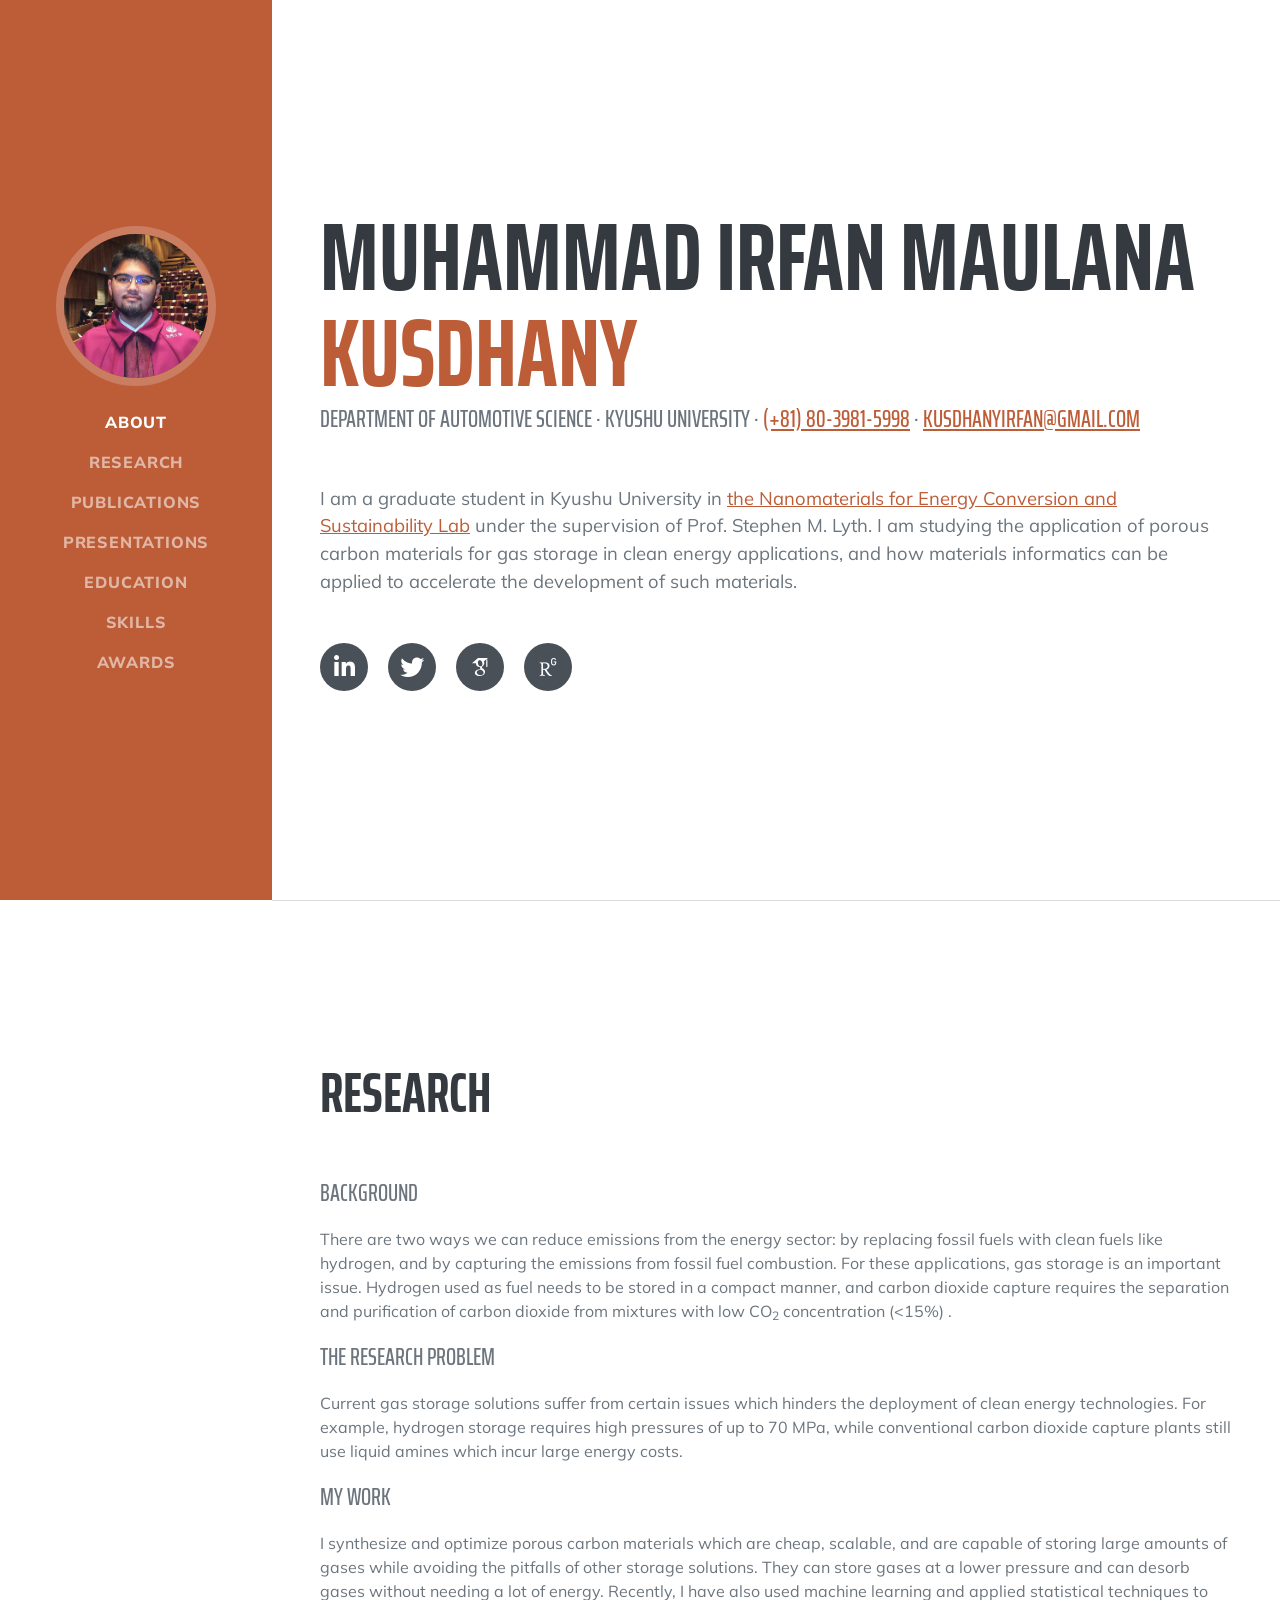
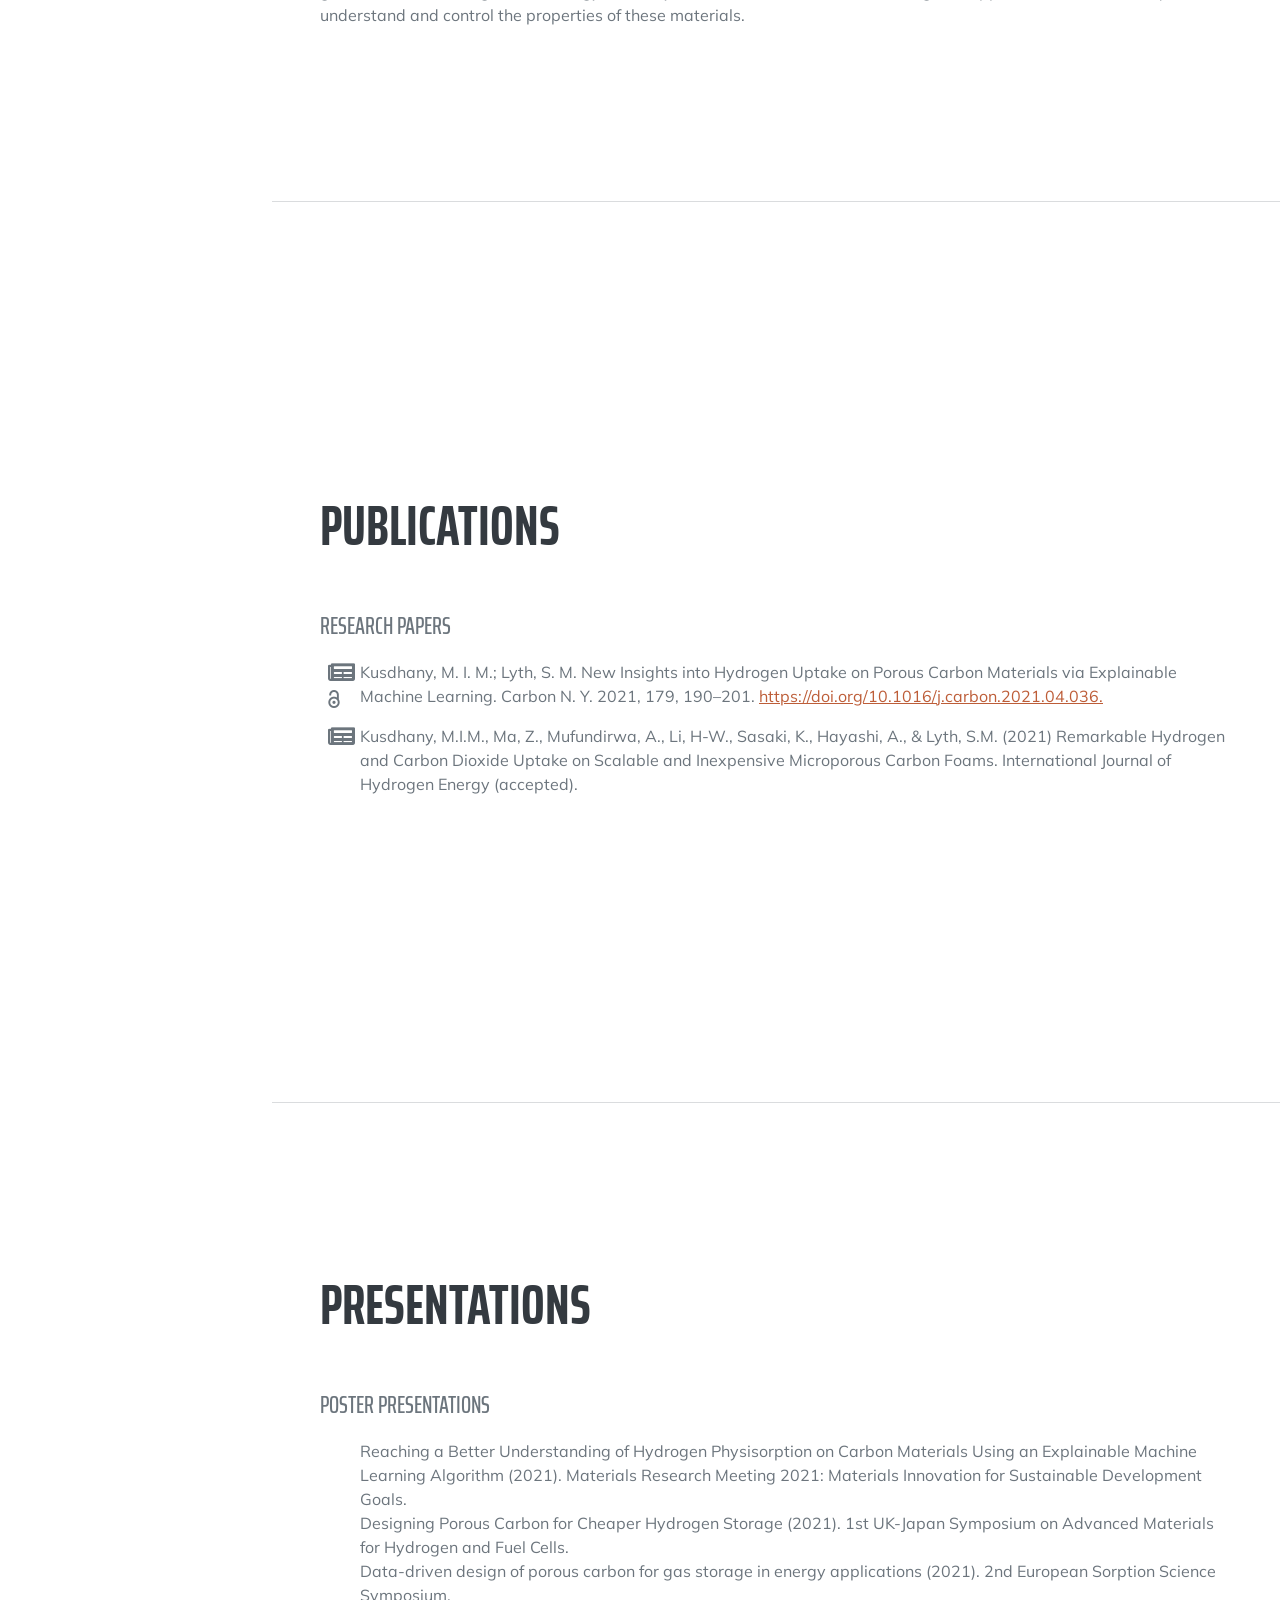
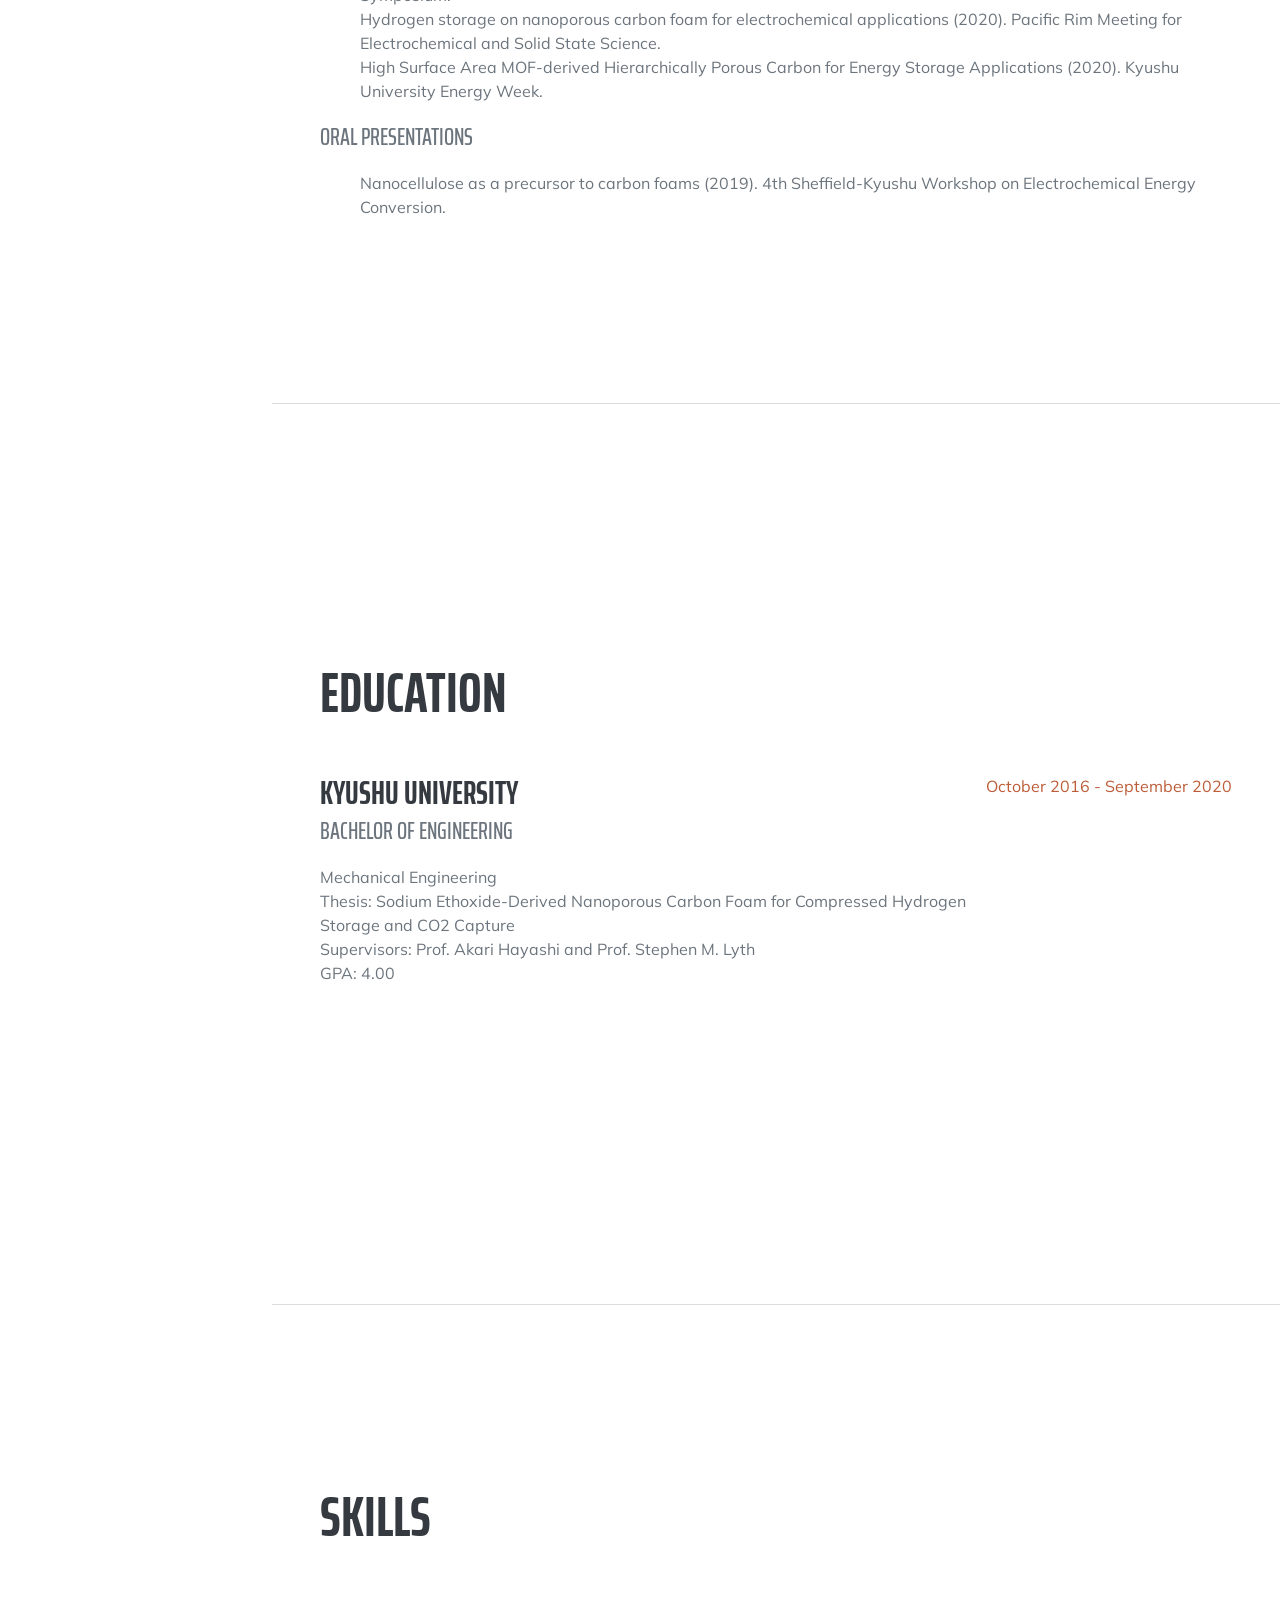
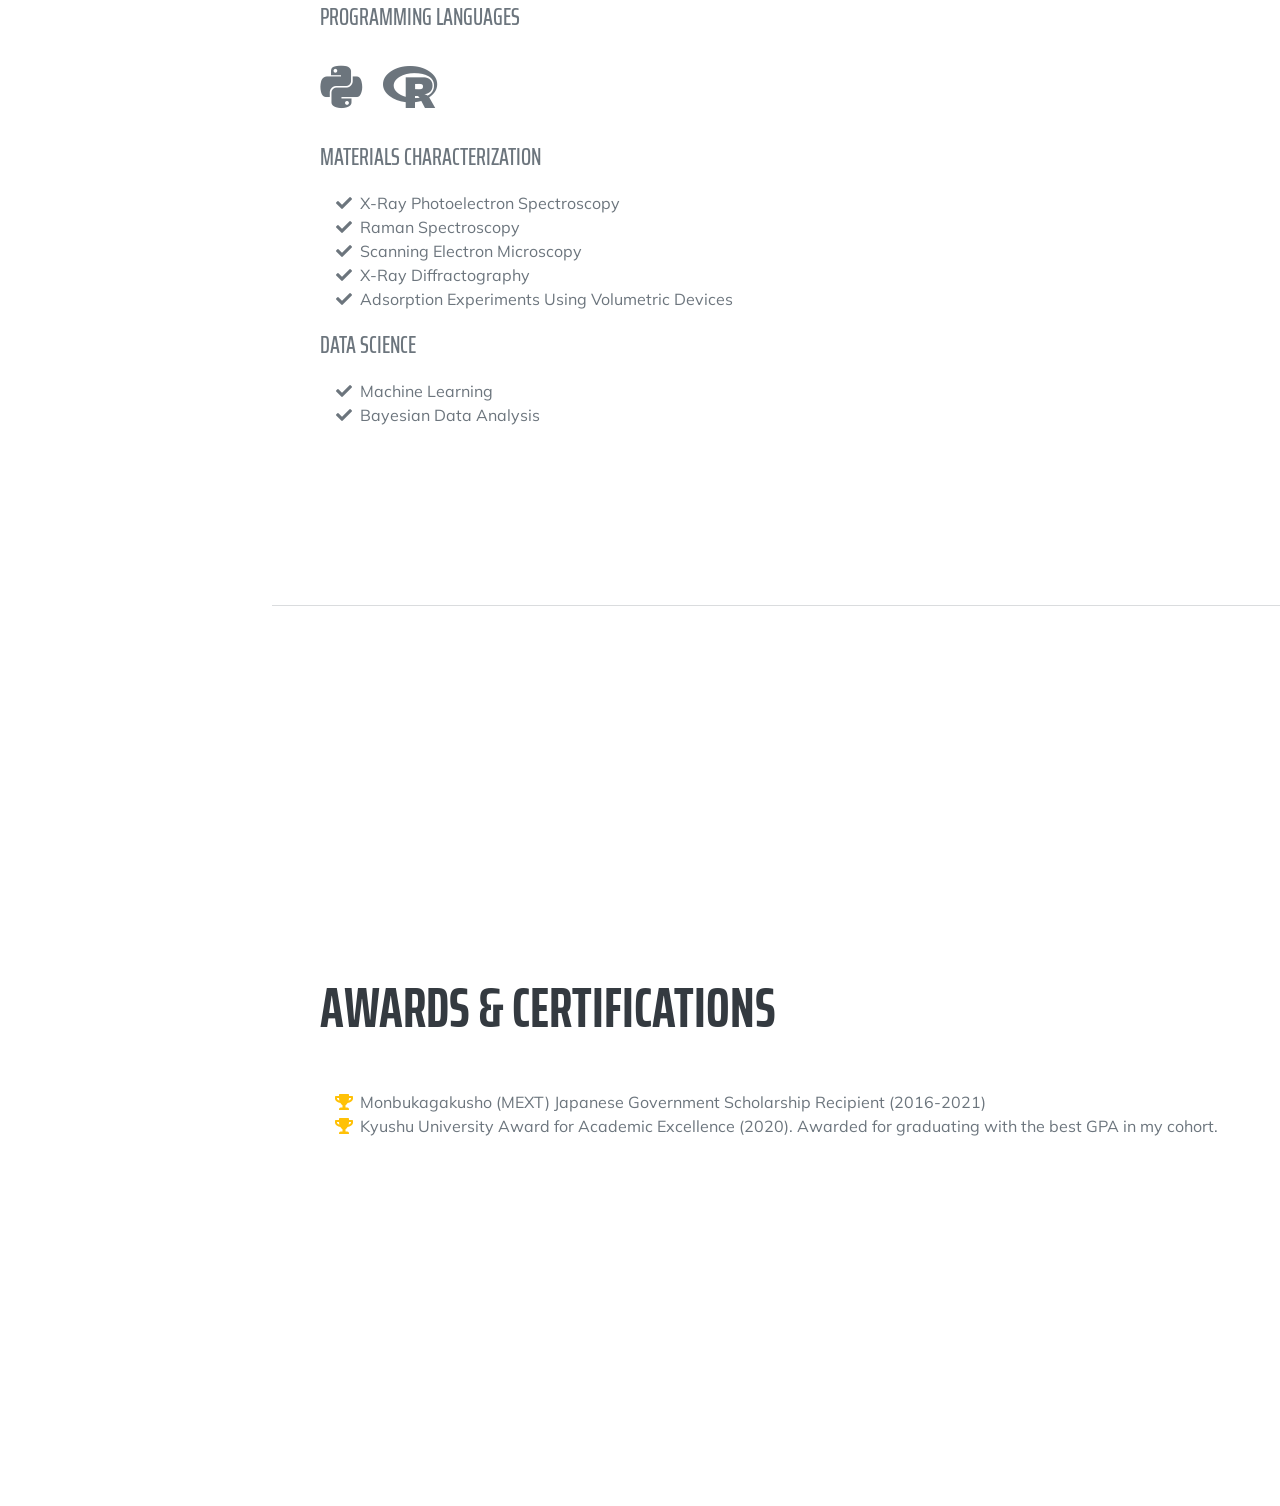
<file: index.html>
<!DOCTYPE html>
<html lang="en">
    <head>
        <meta charset="utf-8" />
        <meta name="viewport" content="width=device-width, initial-scale=1, shrink-to-fit=no" />
        <meta name="description" content="" />
        <meta name="author" content="" />
        <title>Muhammad Irfan Maulana Kusdhany</title>
        <link rel="icon" type="image/x-icon" href="assets/img/favicon.ico" />
        <!-- Font Awesome icons (free version)-->
        <!-- <script src="https://use.fontawesome.com/releases/v5.15.4/js/all.js" crossorigin="anonymous"></script> -->
        <link rel="stylesheet" href="https://pro.fontawesome.com/releases/v5.15.3/css/all.css">
        <!-- Academicon for google scholar logo-->
        <link rel="stylesheet" href="css/academicons.css"/>
        <!-- Google fonts-->
        <link href="https://fonts.googleapis.com/css?family=Saira+Extra+Condensed:500,700" rel="stylesheet" type="text/css" />
        <link href="https://fonts.googleapis.com/css?family=Muli:400,400i,800,800i" rel="stylesheet" type="text/css" />
        <!-- Core theme CSS (includes Bootstrap)-->
        <link href="css/styles.css" rel="stylesheet" />
    </head>
    <body id="page-top">
        <!-- Navigation-->
        <nav class="navbar navbar-expand-lg navbar-dark bg-primary fixed-top" id="sideNav">
            <a class="navbar-brand js-scroll-trigger" href="#page-top">
                <span class="d-block d-lg-none">Muhammad Irfan Maulana Kusdhany</span>
                <span class="d-none d-lg-block"><img class="img-fluid img-profile rounded-circle mx-auto mb-2" src="assets/img/profile.jpg" alt="..." /></span>
            </a>
            <button class="navbar-toggler" type="button" data-bs-toggle="collapse" data-bs-target="#navbarResponsive" aria-controls="navbarResponsive" aria-expanded="false" aria-label="Toggle navigation"><span class="navbar-toggler-icon"></span></button>
            <div class="collapse navbar-collapse" id="navbarResponsive">
                <ul class="navbar-nav">
                    <li class="nav-item"><a class="nav-link js-scroll-trigger" href="#about">About</a></li>
                    <li class="nav-item"><a class="nav-link js-scroll-trigger" href="#research">Research</a></li>
                    <li class="nav-item"><a class="nav-link js-scroll-trigger" href="#publication">Publications</a></li>
                    <li class="nav-item"><a class="nav-link js-scroll-trigger" href="#presentation">Presentations</a></li>
                    <li class="nav-item"><a class="nav-link js-scroll-trigger" href="#education">Education</a></li>
                    <li class="nav-item"><a class="nav-link js-scroll-trigger" href="#skills">Skills</a></li>
                    <li class="nav-item"><a class="nav-link js-scroll-trigger" href="#awards">Awards</a></li>
                </ul>
            </div>
        </nav>
        <!-- Page Content-->
        <div class="container-fluid p-0">
            <!-- About-->
            <section class="resume-section" id="about">
                <div class="resume-section-content">
                    <h1 class="mb-0">
                        Muhammad Irfan Maulana
                        <span class="text-primary">Kusdhany</span>
                    </h1>
                    <div class="subheading mb-5">
                        Department of Automotive Science · Kyushu University · <a href="tel:+818039815998">(+81) 80-3981-5998</a> ·
                        <a href="mailto:kusdhanyirfan@gmail.com">kusdhanyirfan@gmail.com</a>
                    </div>
                    <p class="lead mb-5">I am a graduate student in Kyushu University in <a href="https://sites.google.com/view/lythlab/home" target="_blank">the Nanomaterials for Energy Conversion and Sustainability Lab</a> under the supervision of Prof. Stephen M. Lyth. I am studying the application of porous carbon materials for gas storage in clean energy applications, and how materials informatics can be applied to accelerate the development of such materials.</p>
                    <div class="social-icons">
                        <a class="social-icon" href="https://www.linkedin.com/in/m-irfan-maulana-kusdhany-483834167/" target="_blank"><i class="fab fa-linkedin-in"></i></a>
                        <a class="social-icon" href="https://twitter.com/kusdhany202" target="_blank"><i class="fab fa-twitter"></i></a>
                        <a class="social-icon" href="https://scholar.google.com/citations?user=l1mu66YAAAAJ&hl=en" target="_blank"><i class="ai ai-google-scholar ai-1x"></i></a>
                        <a class="social-icon" href="https://www.researchgate.net/profile/Muhammad-Irfan-Kusdhany" target="_blank"><i class="ai ai-researchgate"></i></a>
                    </div>
                </div>
            </section>
            <hr class="m-0" />
            <!-- Interests-->
            <section class="resume-section" id="research">
                <div class="resume-section-content">
                    <h2 class="mb-5">Research</h2>
                    <div class="subheading mb-3">Background</div>
                    <p>There are two ways we can reduce emissions from the energy sector: by replacing fossil fuels with clean fuels like hydrogen, and by capturing the emissions from fossil fuel combustion. For these applications, gas storage is an important issue. Hydrogen used as fuel needs to be stored in a compact manner, and carbon dioxide capture requires the separation and purification of carbon dioxide from mixtures with low CO<sub>2</sub> concentration (&lt;15&percnt;) . </p>
                    <div class="subheading mb-3">The Research Problem</div>
                    <p>Current gas storage solutions suffer from certain issues which hinders the deployment of clean energy technologies. For example, hydrogen storage requires high pressures of up to 70 MPa, while conventional carbon dioxide capture plants still use liquid amines which incur large energy costs. </p>
                    <div class="subheading mb-3">My Work</div>
                    <p>I synthesize and optimize porous carbon materials which are cheap, scalable, and are capable of storing large amounts of gases while avoiding the pitfalls of other storage solutions. They can store gases at a lower pressure and can desorb gases without needing a lot of energy. Recently, I have also used machine learning and applied statistical techniques to understand and control the properties of these materials. </p>
                </div>
            </section>
            <hr class="m-0" />
            <!-- Publications-->
            <section class="resume-section" id="publication">
                <div class="resume-section-content">
                    <h2 class="mb-5">Publications</h2>
                    <div class="subheading mb-3">Research Papers</div>
                    <ul class="fa-ul mb-3">
                        <li class="mb-3">
                            <span class="fa-li"><i class="fas fa-newspaper"></i><i class="ai ai-open-access"></i></span>
                            Kusdhany, M. I. M.; Lyth, S. M. New Insights into Hydrogen Uptake on Porous Carbon Materials via Explainable Machine Learning. Carbon N. Y. 2021, 179, 190–201. <a href="https://doi.org/10.1016/j.carbon.2021.04.036" target="_blank">https://doi.org/10.1016/j.carbon.2021.04.036.</a>
                        </li>
                       	<li>
                            <span class="fa-li"><i class="fas fa-newspaper"></i></span>
                            Kusdhany, M.I.M., Ma, Z., Mufundirwa, A., Li, H-W., Sasaki, K., Hayashi, A., & Lyth, S.M. (2021) Remarkable Hydrogen and Carbon Dioxide Uptake on Scalable and Inexpensive Microporous Carbon Foams. International Journal of Hydrogen Energy (accepted).
                        </li>
                    </ul>
                </div>
            </section>
            <hr class="m-0" />
            <!-- Presentatios-->
            <section class="resume-section" id="presentation">
                <div class="resume-section-content">
                    <h2 class="mb-5">Presentations</h2>
                    <div class="subheading mb-3">Poster Presentations</div>
                    <ul class="fa-ul mb-3">
                    	<li>
                            <span class="fa-li mb-3"><i class="fas fa-presentation"></i></span>
                            Reaching a Better Understanding of Hydrogen Physisorption on Carbon Materials Using an Explainable Machine Learning Algorithm (2021). Materials Research Meeting 2021: Materials Innovation for Sustainable Development Goals.
                        </li>
                        <li>
                            <span class="fa-li mb-3"><i class="fas fa-presentation"></i></span>
                            Designing Porous Carbon for Cheaper Hydrogen Storage (2021). 1st UK-Japan Symposium on Advanced Materials for Hydrogen and Fuel Cells.
                        </li>
                    	<li>
                            <span class="fa-li mb-3"><i class="fas fa-presentation"></i></span>
                            Data-driven design of porous carbon for gas storage in energy applications (2021). 2nd European Sorption Science Symposium. 
                        </li>
                        <li>
                            <span class="fa-li"><i class="fas fa-presentation"></i></span>
                            Hydrogen storage on nanoporous carbon foam for electrochemical applications (2020). Pacific Rim Meeting for Electrochemical and Solid State Science. 
                        </li>
                        <li>
                            <span class="fa-li"><i class="fas fa-presentation"></i></span>
                            High Surface Area MOF-derived Hierarchically Porous Carbon for Energy Storage Applications (2020). Kyushu University Energy Week.
                        </li>
                    </ul>
                    <div class="subheading mb-3">Oral Presentations</div>
                    <ul class="fa-ul mb-3">
                        <li>
                            <span class="fa-li"><i class="fas fa-presentation"></i></span>
                            Nanocellulose as a precursor to carbon foams (2019).  4th Sheffield-Kyushu Workshop on Electrochemical Energy Conversion.
                        </li>
                    </ul>
                </div>
            </section>
            <hr class="m-0" />
            <!-- Education-->
            <section class="resume-section" id="education">
                <div class="resume-section-content">
                    <h2 class="mb-5">Education</h2>
                    <div class="d-flex flex-column flex-md-row justify-content-between mb-5">
                        <div class="flex-grow-1">
                            <h3 class="mb-0">Kyushu University</h3>
                            <div class="subheading mb-3">Bachelor of Engineering</div>
                            <div>Mechanical Engineering</div>
                            <div>Thesis: Sodium Ethoxide-Derived Nanoporous Carbon Foam for Compressed Hydrogen Storage and CO2 Capture</div>
                            <div>Supervisors: Prof. Akari Hayashi and Prof. Stephen M. Lyth</div>
                            <p>GPA: 4.00 </p>
                        </div>
                        <div class="flex-shrink-0"><span class="text-primary">October 2016 - September 2020</span></div>
                    </div>
                </div>
            </section>
            <hr class="m-0" />
            <!-- Skills-->
            <section class="resume-section" id="skills">
                <div class="resume-section-content">
                    <h2 class="mb-5">Skills</h2>
                    <div class="subheading mb-3">Programming Languages</div>
                    <ul class="list-inline dev-icons">
                        <li class="list-inline-item"><i class="fab fa-python"></i></li>
                        <li class="list-inline-item"><i class="fab fa-r-project"></i></li>
                    </ul>
                    <div class="subheading mb-3">Materials Characterization</div>
                    <ul class="fa-ul mb-3">
                        <li>
                            <span class="fa-li"><i class="fas fa-check"></i></span>
                            X-Ray Photoelectron Spectroscopy
                        </li>
                        <li>
                            <span class="fa-li"><i class="fas fa-check"></i></span>
                            Raman Spectroscopy
                        </li>
                        <li>
                            <span class="fa-li"><i class="fas fa-check"></i></span>
                            Scanning Electron Microscopy
                        </li>
                        <li>
                            <span class="fa-li"><i class="fas fa-check"></i></span>
                            X-Ray Diffractography
                        </li>
                        <li>
                            <span class="fa-li"><i class="fas fa-check"></i></span>
                            Adsorption Experiments Using Volumetric Devices
                        </li>
                    </ul>
                    <div class="subheading mb-3">Data Science</div>
                    <ul class="fa-ul mb-0">
                        <li>
                            <span class="fa-li"><i class="fas fa-check"></i></span>
                            Machine Learning
                        </li>
                        <li>
                            <span class="fa-li"><i class="fas fa-check"></i></span>
                            Bayesian Data Analysis
                        </li>
                    </ul>
                </div>
            </section>
            <hr class="m-0" />

            <!-- Awards-->
            <section class="resume-section" id="awards">
                <div class="resume-section-content">
                    <h2 class="mb-5">Awards & Certifications</h2>
                    <ul class="fa-ul mb-0">
                        <li>
                            <span class="fa-li"><i class="fas fa-trophy text-warning"></i></span>
                            Monbukagakusho (MEXT) Japanese Government Scholarship Recipient (2016-2021)
                        </li>
                        <li>
                            <span class="fa-li"><i class="fas fa-trophy text-warning"></i></span>
                            Kyushu University Award for Academic Excellence (2020). Awarded for graduating with the best GPA in my cohort.
                        </li>
                    </ul>
                </div>
            </section>
        </div>
        <!-- Bootstrap core JS-->
        <script src="https://cdn.jsdelivr.net/npm/bootstrap@5.1.3/dist/js/bootstrap.bundle.min.js"></script>
        <!-- Core theme JS-->
        <script src="js/scripts.js"></script>
    </body>
</html>
</file>
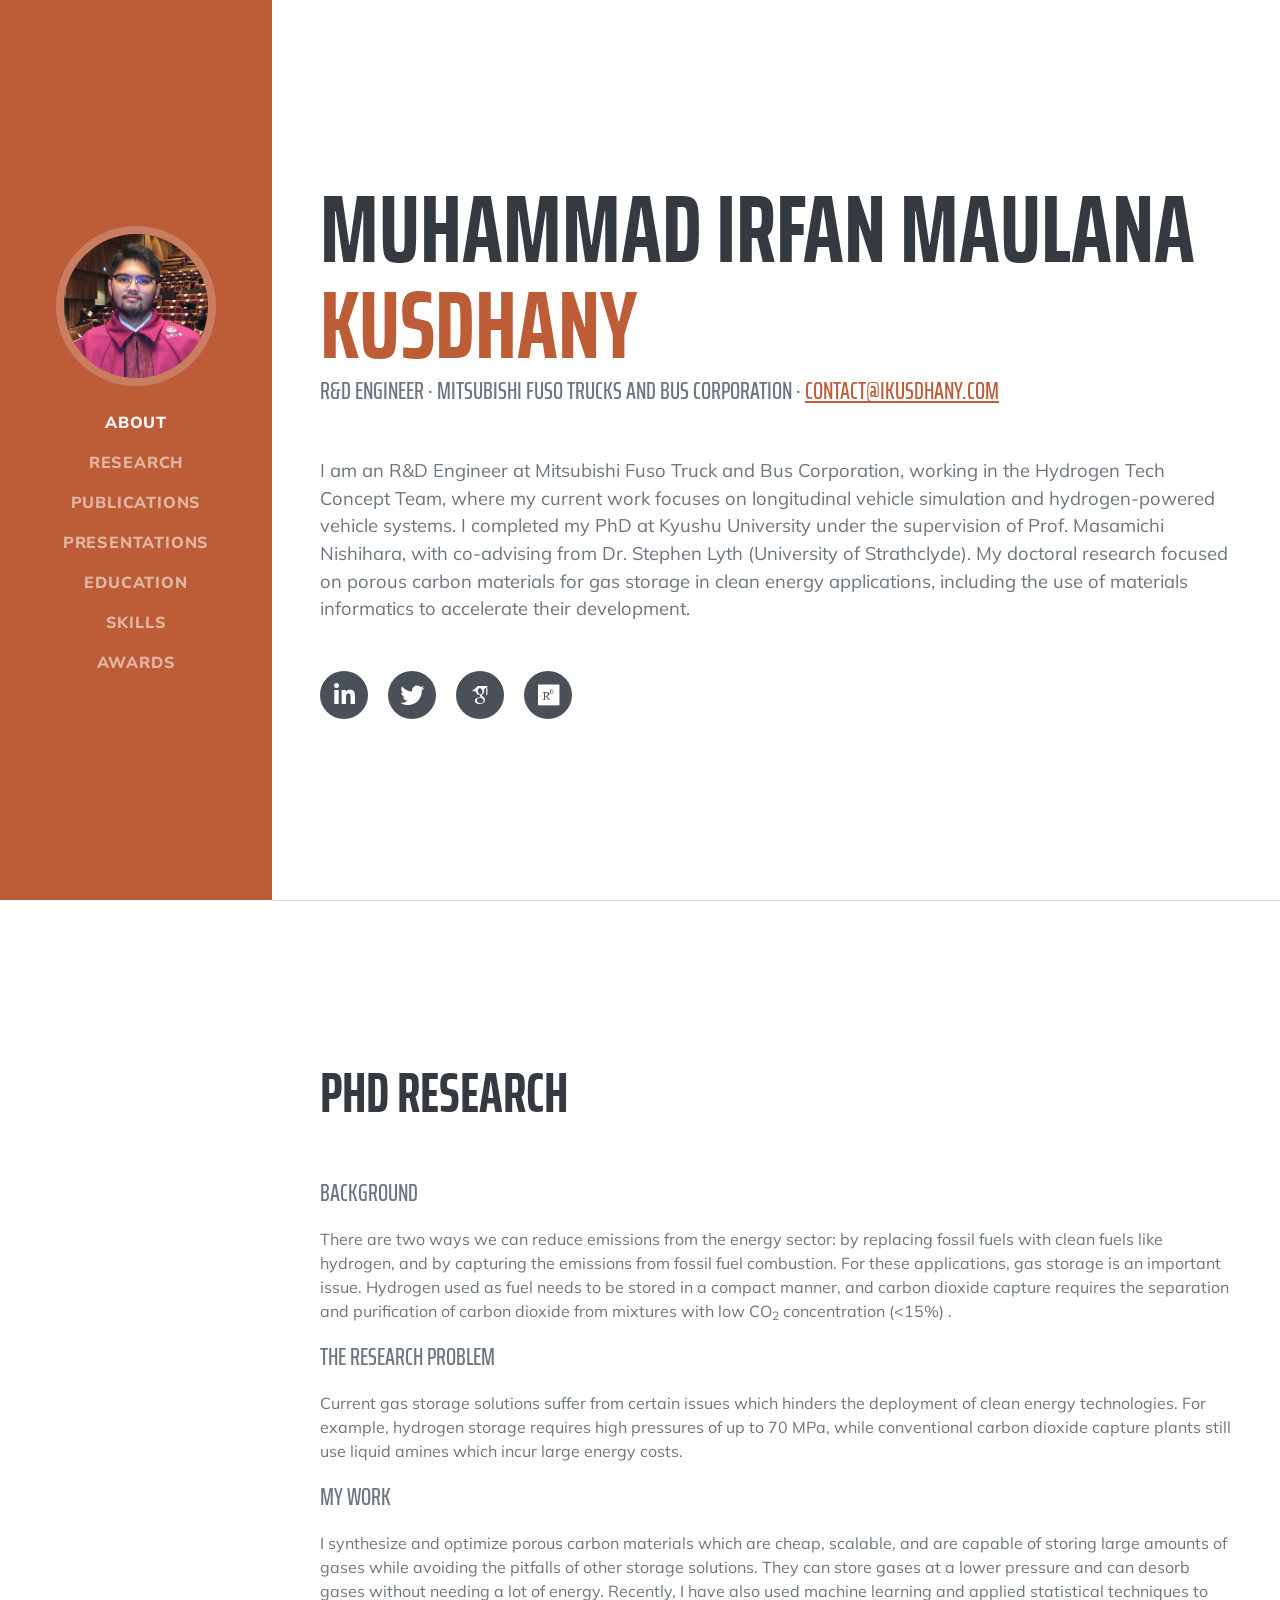
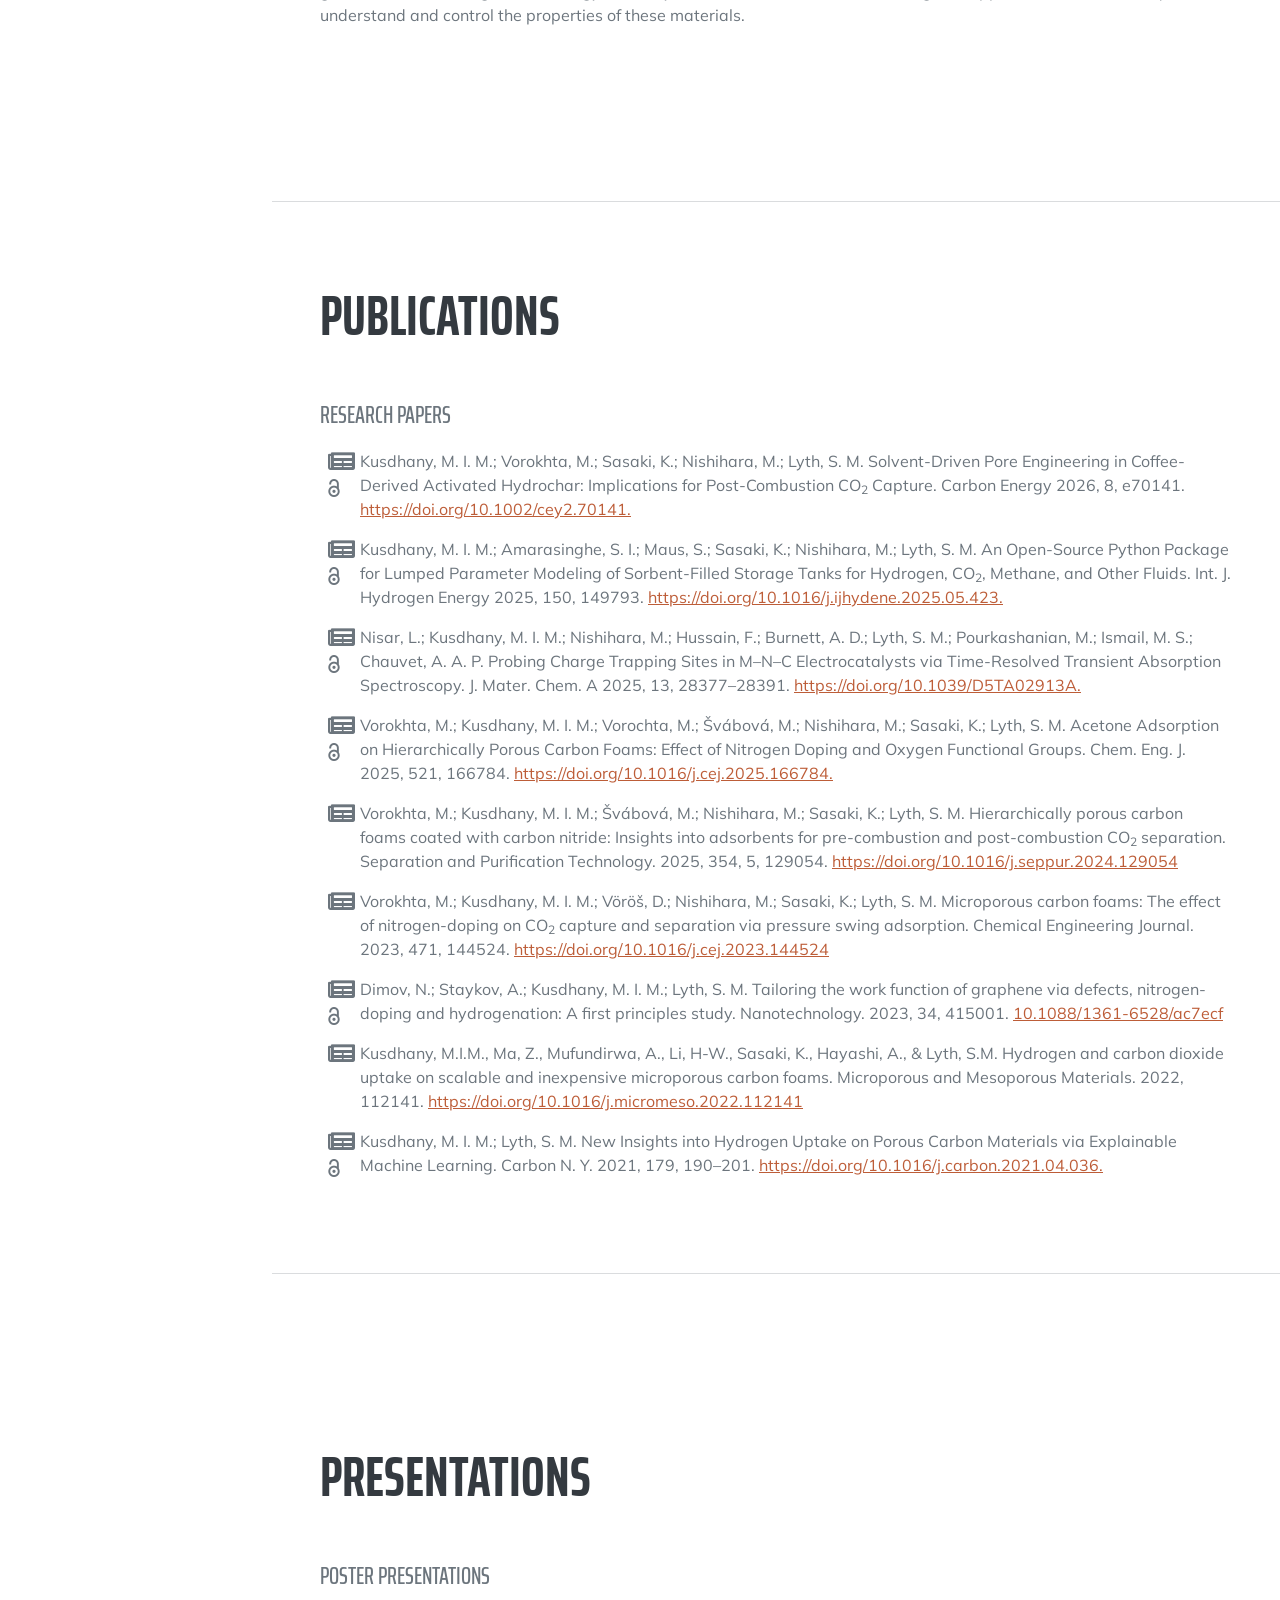
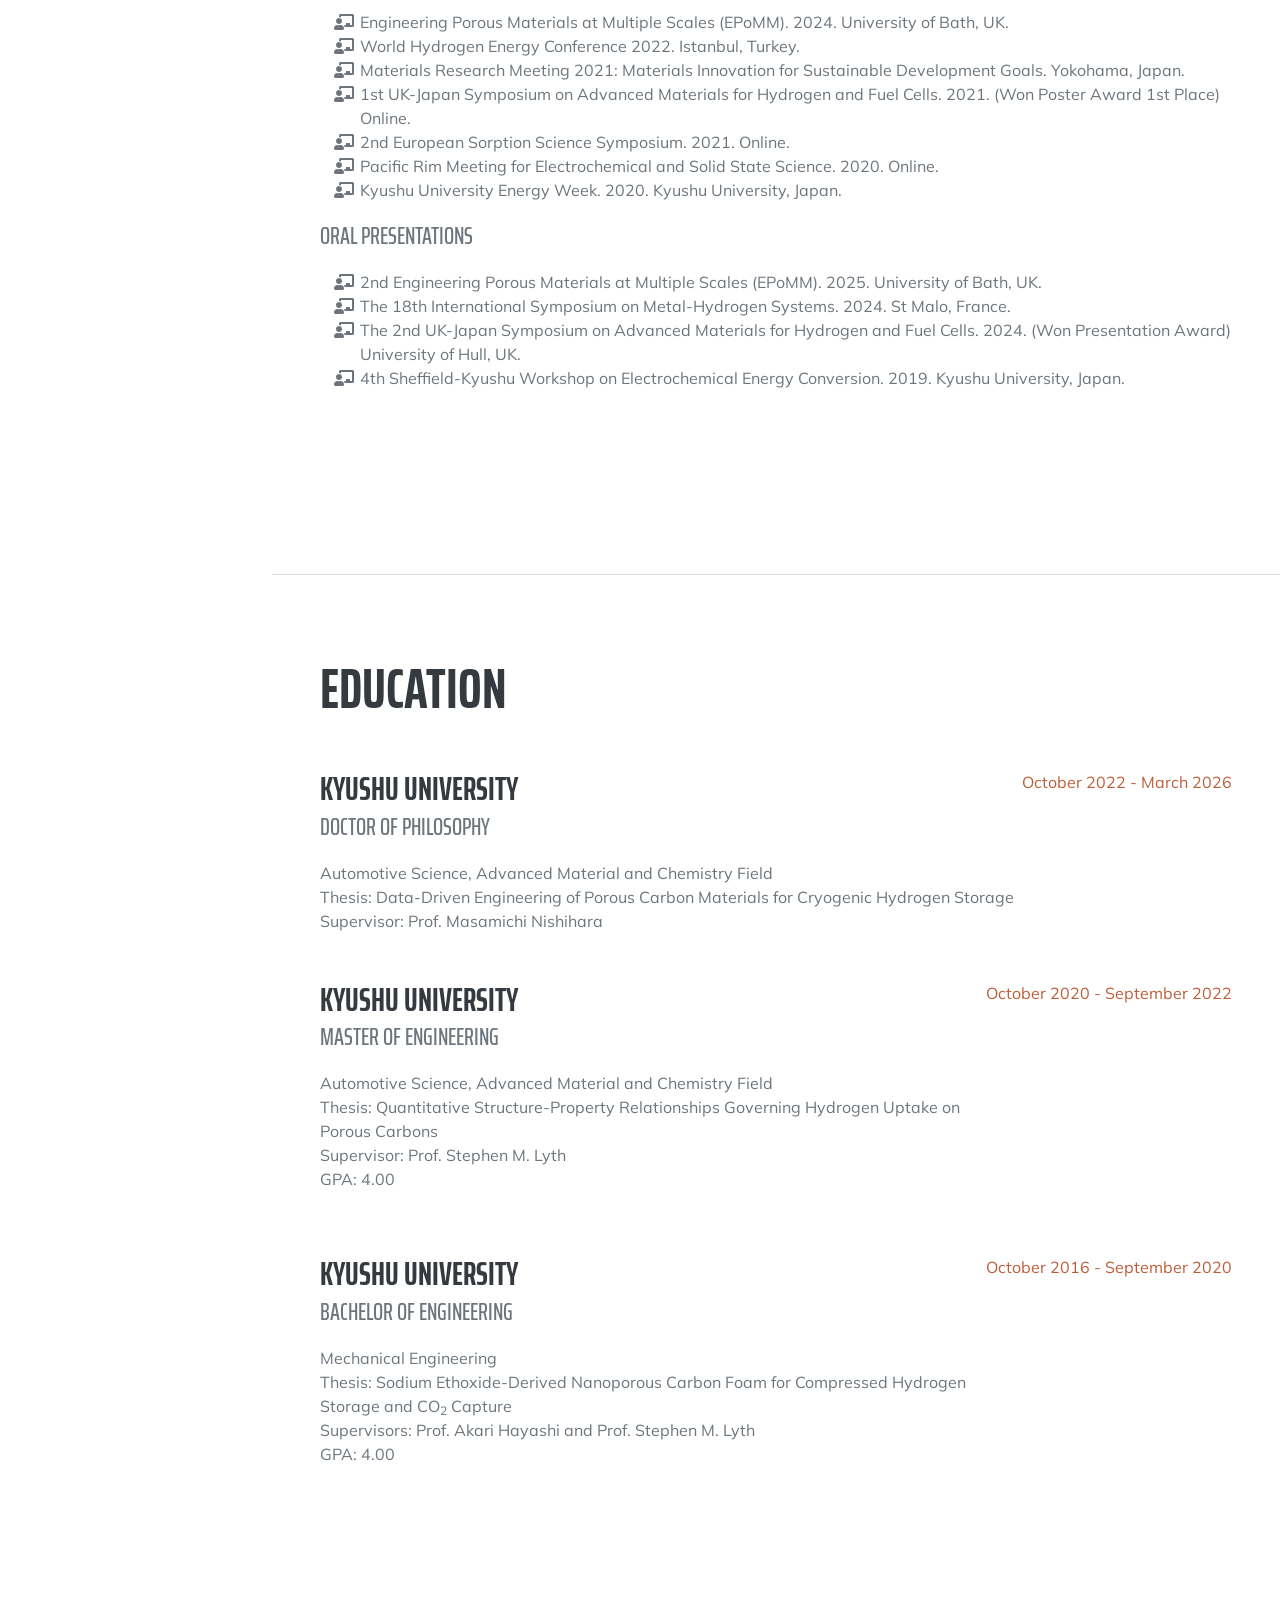
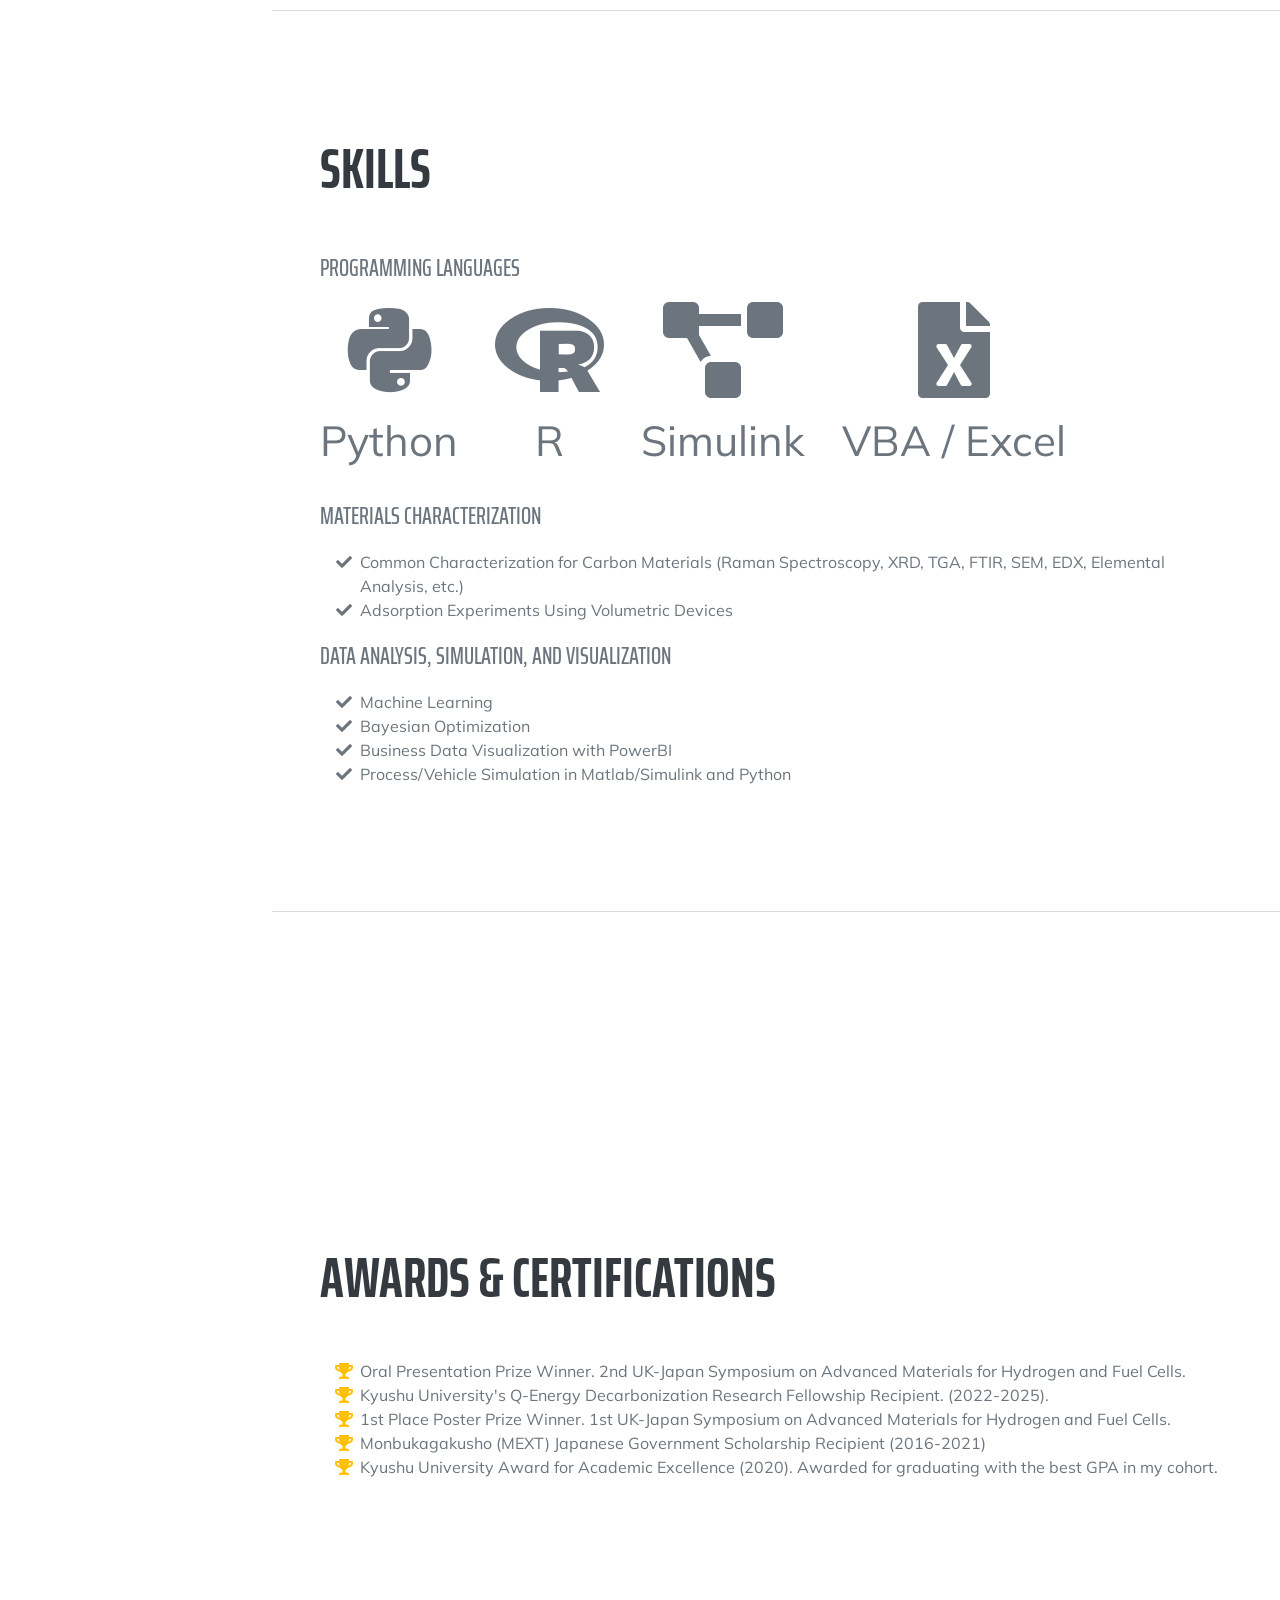
<file: docs/index.html>
<!DOCTYPE html>
<html lang="en">
    <head>
        <meta charset="utf-8" />
        <meta name="viewport" content="width=device-width, initial-scale=1, shrink-to-fit=no" />
        
        <meta name="description" content="" />
        <meta name="author" content="" />
        <title>Muhammad Irfan Maulana Kusdhany</title>
        <link rel="icon" type="image/x-icon" href="assets/img/favicon.ico" />
        <!-- Font Awesome icons (free version)-->
        <!-- <script src="https://use.fontawesome.com/releases/v5.15.4/js/all.js" crossorigin="anonymous"></script> -->
        <link rel="stylesheet" href="https://cdnjs.cloudflare.com/ajax/libs/font-awesome/5.15.4/css/all.min.css" crossorigin="anonymous" referrerpolicy="no-referrer" />
        <!-- Academicon for google scholar logo-->
	<link rel="stylesheet" href="css/academicons.min.css"/>
       	<!-- Google fonts-->
        <link href="https://fonts.googleapis.com/css?family=Saira+Extra+Condensed:500,700" rel="stylesheet" type="text/css" />
        <link href="https://fonts.googleapis.com/css?family=Muli:400,400i,800,800i" rel="stylesheet" type="text/css" />
        <!-- Core theme CSS (includes Bootstrap)-->
        <link href="css/styles.css" rel="stylesheet" />
    </head>
    <body id="page-top">
        <!-- Navigation-->
        <nav class="navbar navbar-expand-lg navbar-dark bg-primary fixed-top" id="sideNav">
            <a class="navbar-brand js-scroll-trigger" href="#page-top">
                <span class="d-block d-lg-none">Muhammad Irfan Maulana Kusdhany</span>
                <span class="d-none d-lg-block"><img class="img-fluid img-profile rounded-circle mx-auto mb-2" src="assets/img/profile.jpg" alt="..." /></span>
            </a>
            <button class="navbar-toggler" type="button" data-bs-toggle="collapse" data-bs-target="#navbarResponsive" aria-controls="navbarResponsive" aria-expanded="false" aria-label="Toggle navigation"><span class="navbar-toggler-icon"></span></button>
            <div class="collapse navbar-collapse" id="navbarResponsive">
                <ul class="navbar-nav">
                    <li class="nav-item"><a class="nav-link js-scroll-trigger" href="#about">About</a></li>
                    <li class="nav-item"><a class="nav-link js-scroll-trigger" href="#research">Research</a></li>
                    <li class="nav-item"><a class="nav-link js-scroll-trigger" href="#publication">Publications</a></li>
                    <li class="nav-item"><a class="nav-link js-scroll-trigger" href="#presentation">Presentations</a></li>
                    <li class="nav-item"><a class="nav-link js-scroll-trigger" href="#education">Education</a></li>
                    <li class="nav-item"><a class="nav-link js-scroll-trigger" href="#skills">Skills</a></li>
                    <li class="nav-item"><a class="nav-link js-scroll-trigger" href="#awards">Awards</a></li>
                </ul>
            </div>
        </nav>
        <!-- Page Content-->
        <div class="container-fluid p-0">
            <!-- About-->
            <section class="resume-section" id="about">
                <div class="resume-section-content">
                    <h1 class="mb-0">
                        Muhammad Irfan Maulana
                        <span class="text-primary">Kusdhany</span>
                    </h1>
                    <div class="subheading mb-5">
                         R&D Engineer · Mitsubishi Fuso Trucks and Bus Corporation ·
                        <a href="mailto:contact@ikusdhany.com">contact@ikusdhany.com</a>
                    </div>
                    <p class="lead mb-5">I am an R&D Engineer at Mitsubishi Fuso Truck and Bus Corporation, working in the Hydrogen Tech Concept Team, where my current work focuses on longitudinal vehicle simulation and hydrogen-powered vehicle systems.

I completed my PhD at Kyushu University under the supervision of Prof. Masamichi Nishihara, with co-advising from Dr. Stephen Lyth (University of Strathclyde). My doctoral research focused on porous carbon materials for gas storage in clean energy applications, including the use of materials informatics to accelerate their development.</p>
                    <div class="social-icons">
                        <a class="social-icon" href="https://www.linkedin.com/in/m-irfan-maulana-kusdhany-483834167/" target="_blank"><i class="fab fa-linkedin-in"></i></a>
                        <a class="social-icon" href="https://twitter.com/kusdhany202" target="_blank"><i class="fab fa-twitter"></i></a>
                        <a class="social-icon" href="https://scholar.google.com/citations?user=l1mu66YAAAAJ&hl=en" target="_blank"><i class="ai ai-google-scholar"></i></a>
                        <a class="social-icon" href="https://www.researchgate.net/profile/Muhammad-Irfan-Kusdhany" target="_blank"><i class="fab fa-researchgate"></i></a>
                    </div>
                </div>
            </section>
            <hr class="m-0" />
            <!-- Interests-->
            <section class="resume-section" id="research">
                <div class="resume-section-content">
                    <h2 class="mb-5">PhD Research</h2>
                    <div class="subheading mb-3">Background</div>
                    <p>There are two ways we can reduce emissions from the energy sector: by replacing fossil fuels with clean fuels like hydrogen, and by capturing the emissions from fossil fuel combustion. For these applications, gas storage is an important issue. Hydrogen used as fuel needs to be stored in a compact manner, and carbon dioxide capture requires the separation and purification of carbon dioxide from mixtures with low CO<sub>2</sub> concentration (&lt;15&percnt;) . </p>
                    <div class="subheading mb-3">The Research Problem</div>
                    <p>Current gas storage solutions suffer from certain issues which hinders the deployment of clean energy technologies. For example, hydrogen storage requires high pressures of up to 70 MPa, while conventional carbon dioxide capture plants still use liquid amines which incur large energy costs. </p>
                    <div class="subheading mb-3">My Work</div>
                    <p>I synthesize and optimize porous carbon materials which are cheap, scalable, and are capable of storing large amounts of gases while avoiding the pitfalls of other storage solutions. They can store gases at a lower pressure and can desorb gases without needing a lot of energy. Recently, I have also used machine learning and applied statistical techniques to understand and control the properties of these materials. </p>
                </div>
            </section>
            <hr class="m-0" />
            <!-- Publications-->
            <section class="resume-section" id="publication">
                <div class="resume-section-content">
                    <h2 class="mb-5">Publications</h2>
                    <div class="subheading mb-3">Research Papers</div>
                    <ul class="fa-ul mb-3">
			<li class="mb-3">
    <span class="fa-li"><i class="fas fa-newspaper"></i><i class="ai ai-open-access"></i></span>
    Kusdhany, M. I. M.; Vorokhta, M.; Sasaki, K.; Nishihara, M.; Lyth, S. M. Solvent-Driven Pore Engineering in Coffee-Derived Activated Hydrochar: Implications for Post-Combustion CO<sub>2</sub> Capture. Carbon Energy 2026, 8, e70141. <a href="https://doi.org/10.1002/cey2.70141" target="_blank">https://doi.org/10.1002/cey2.70141.</a>
			</li>
			<li class="mb-3">
    <span class="fa-li"><i class="fas fa-newspaper"></i><i class="ai ai-open-access"></i></span>
    Kusdhany, M. I. M.; Amarasinghe, S. I.; Maus, S.; Sasaki, K.; Nishihara, M.; Lyth, S. M. An Open-Source Python Package for Lumped Parameter Modeling of Sorbent-Filled Storage Tanks for Hydrogen, CO<sub>2</sub>, Methane, and Other Fluids. Int. J. Hydrogen Energy 2025, 150, 149793. <a href="https://doi.org/10.1016/j.ijhydene.2025.05.423" target="_blank">https://doi.org/10.1016/j.ijhydene.2025.05.423.</a>
			</li>
			<li class="mb-3">
    <span class="fa-li"><i class="fas fa-newspaper"></i><i class="ai ai-open-access"></i></span>
    Nisar, L.; Kusdhany, M. I. M.; Nishihara, M.; Hussain, F.; Burnett, A. D.; Lyth, S. M.; Pourkashanian, M.; Ismail, M. S.; Chauvet, A. A. P. Probing Charge Trapping Sites in M–N–C Electrocatalysts via Time-Resolved Transient Absorption Spectroscopy. J. Mater. Chem. A 2025, 13, 28377–28391. <a href="https://doi.org/10.1039/D5TA02913A" target="_blank">https://doi.org/10.1039/D5TA02913A.</a>
			</li>
			<li class="mb-3">
    <span class="fa-li"><i class="fas fa-newspaper"></i><i class="ai ai-open-access"></i></span>
    Vorokhta, M.; Kusdhany, M. I. M.; Vorochta, M.; Švábová, M.; Nishihara, M.; Sasaki, K.; Lyth, S. M. Acetone Adsorption on Hierarchically Porous Carbon Foams: Effect of Nitrogen Doping and Oxygen Functional Groups. Chem. Eng. J. 2025, 521, 166784. <a href="https://doi.org/10.1016/j.cej.2025.166784" target="_blank">https://doi.org/10.1016/j.cej.2025.166784.</a>
			</li>
                        <li class="mb-3">
                            <span class="fa-li"><i class="fas fa-newspaper"></i></span>
                            Vorokhta, M.; Kusdhany, M. I. M.; Švábová, M.; Nishihara, M.; Sasaki, K.; Lyth, S. M. Hierarchically porous carbon foams coated with carbon nitride: Insights into adsorbents for pre-combustion and post-combustion CO<sub>2</sub> separation. Separation and Purification Technology. 2025, 354, 5, 129054. <a href="https://doi.org/10.1016/j.seppur.2024.129054" target="_blank">https://doi.org/10.1016/j.seppur.2024.129054</a>
                        </li>
                        <li class="mb-3">
                            <span class="fa-li"><i class="fas fa-newspaper"></i></span>
                            Vorokhta, M.; Kusdhany, M. I. M.; Vöröš, D.; Nishihara, M.; Sasaki, K.; Lyth, S. M. Microporous carbon foams: The effect of nitrogen-doping on CO<sub>2</sub> capture and separation via pressure swing adsorption. Chemical Engineering Journal. 2023, 471, 144524. <a href="https://doi.org/10.1016/j.cej.2023.144524" target="_blank">https://doi.org/10.1016/j.cej.2023.144524</a>
                        </li>
                        <li class="mb-3">
                            <span class="fa-li"><i class="fas fa-newspaper"></i><i class="ai ai-open-access"></i></span>
                            Dimov, N.; Staykov, A.; Kusdhany, M. I. M.; Lyth, S. M. Tailoring the work function of graphene via defects, nitrogen-doping and hydrogenation: A first principles study. Nanotechnology. 2023, 34, 415001. <a href="https://iopscience.iop.org/article/10.1088/1361-6528/ac7ecf/meta" target="_blank">10.1088/1361-6528/ac7ecf</a>
                        </li>
                        <li class="mb-3">
                            <span class="fa-li"><i class="fas fa-newspaper"></i></span>
                            Kusdhany, M.I.M., Ma, Z., Mufundirwa, A., Li, H-W., Sasaki, K., Hayashi, A., & Lyth, S.M. Hydrogen and carbon dioxide uptake on scalable and inexpensive microporous carbon foams. Microporous and Mesoporous Materials. 2022, 112141. <a href="https://doi.org/10.1016/j.micromeso.2022.112141" target="_blank">https://doi.org/10.1016/j.micromeso.2022.112141</a>
                        </li>
                        <li class="mb-3">
                            <span class="fa-li"><i class="fas fa-newspaper"></i><i class="ai ai-open-access"></i></span>
                            Kusdhany, M. I. M.; Lyth, S. M. New Insights into Hydrogen Uptake on Porous Carbon Materials via Explainable Machine Learning. Carbon N. Y. 2021, 179, 190–201. <a href="https://doi.org/10.1016/j.carbon.2021.04.036" target="_blank">https://doi.org/10.1016/j.carbon.2021.04.036.</a>
                        </li>
                    </ul>
                </div>
            </section>
            <hr class="m-0" />
            <!-- Presentatios-->
            <section class="resume-section" id="presentation">
                <div class="resume-section-content">
                    <h2 class="mb-5">Presentations</h2>
                    <div class="subheading mb-3">Poster Presentations</div>
                    <ul class="fa-ul mb-3">
			<li>
                            <span class="fa-li mb-3"><i class="fas fa-chalkboard-teacher"></i></span>
                            Engineering Porous Materials at Multiple Scales (EPoMM). 2024. University of Bath, UK.
                        </li>
                        <li>
                            <span class="fa-li mb-3"><i class="fas fa-chalkboard-teacher"></i></span>
                            World Hydrogen Energy Conference 2022. Istanbul, Turkey.
                        </li>
                    	<li>
                            <span class="fa-li mb-3"><i class="fas fa-chalkboard-teacher"></i></span>
                            Materials Research Meeting 2021: Materials Innovation for Sustainable Development Goals. Yokohama, Japan.
                        </li>
                        <li>
                            <span class="fa-li mb-3"><i class="fas fa-chalkboard-teacher"></i></span>
                            1st UK-Japan Symposium on Advanced Materials for Hydrogen and Fuel Cells. 2021. (Won Poster Award 1st Place) Online.
                        </li>
                    	<li>
                            <span class="fa-li mb-3"><i class="fas fa-chalkboard-teacher"></i></span>
                            2nd European Sorption Science Symposium. 2021. Online.
                        </li>
                        <li>
                            <span class="fa-li"><i class="fas fa-chalkboard-teacher"></i></span>
                            Pacific Rim Meeting for Electrochemical and Solid State Science. 2020. Online.
                        </li>
                        <li>
                            <span class="fa-li"><i class="fas fa-chalkboard-teacher"></i></span>
                            Kyushu University Energy Week. 2020. Kyushu University, Japan.
                        </li>
                    </ul>
                    <div class="subheading mb-3">Oral Presentations</div>
                    <ul class="fa-ul mb-3">
			<li>
                            <span class="fa-li mb-3"><i class="fas fa-chalkboard-teacher"></i></span>
                            2nd Engineering Porous Materials at Multiple Scales (EPoMM). 2025. University of Bath, UK.
                        </li>
                        <li>
                            <span class="fa-li"><i class="fas fa-chalkboard-teacher"></i></span>
                            The 18th International Symposium on Metal-Hydrogen Systems. 2024. St Malo, France.
                        </li>
                        <li>
                            <span class="fa-li"><i class="fas fa-chalkboard-teacher"></i></span>
                             The 2nd UK-Japan Symposium on Advanced Materials for Hydrogen and Fuel Cells. 2024. (Won Presentation Award) University of Hull, UK.
                        </li>
                        <li>
                            <span class="fa-li"><i class="fas fa-chalkboard-teacher"></i></span>
                            4th Sheffield-Kyushu Workshop on Electrochemical Energy Conversion. 2019. Kyushu University, Japan.
                        </li>
                    </ul>
                </div>
            </section>
            <hr class="m-0" />
            <!-- Education-->
            <section class="resume-section" id="education">
                <div class="resume-section-content">
                    <h2 class="mb-5">Education</h2>
		     <div class="d-flex flex-column flex-md-row justify-content-between mb-5">
                        <div class="flex-grow-1">
                            <h3 class="mb-0">Kyushu University</h3>
                            <div class="subheading mb-3">Doctor of Philosophy</div>
                            <div>Automotive Science, Advanced Material and Chemistry Field</div>
                            <div>Thesis: Data-Driven Engineering of Porous Carbon Materials for Cryogenic Hydrogen Storage</div>
                            <div>Supervisor: Prof. Masamichi Nishihara</div>
                        </div>
                    <div class="flex-shrink-0"><span class="text-primary">October 2022 - March 2026</span></div>
                    </div>
                    <div class="d-flex flex-column flex-md-row justify-content-between mb-5">
                        <div class="flex-grow-1">
                            <h3 class="mb-0">Kyushu University</h3>
                            <div class="subheading mb-3">Master of Engineering</div>
                            <div>Automotive Science, Advanced Material and Chemistry Field</div>
                            <div>Thesis: Quantitative Structure-Property Relationships Governing Hydrogen Uptake on Porous Carbons</div>
                            <div>Supervisor: Prof. Stephen M. Lyth</div>
                            <p>GPA: 4.00 </p>
                        </div>
                    <div class="flex-shrink-0"><span class="text-primary">October 2020 - September 2022</span></div>
                    </div>
                    <div class="d-flex flex-column flex-md-row justify-content-between mb-5">
                        <div class="flex-grow-1">
                            <h3 class="mb-0">Kyushu University</h3>
                            <div class="subheading mb-3">Bachelor of Engineering</div>
                            <div>Mechanical Engineering</div>
                            <div>Thesis: Sodium Ethoxide-Derived Nanoporous Carbon Foam for Compressed Hydrogen Storage and CO<sub>2</sub> Capture</div>
                            <div>Supervisors: Prof. Akari Hayashi and Prof. Stephen M. Lyth</div>
                            <p>GPA: 4.00 </p>
                        </div>
                    <div class="flex-shrink-0"><span class="text-primary">October 2016 - September 2020</span></div>
                    </div>
                </div>
            </section>
            <hr class="m-0" />
            <!-- Skills-->
            <section class="resume-section" id="skills">
                <div class="resume-section-content">
                    <h2 class="mb-5">Skills</h2>
                    <div class="subheading mb-3">Programming Languages</div>
                    <ul class="list-inline dev-icons mb-4">
   			<li class="list-inline-item text-center me-4">
        			<i class="fab fa-python fa-2x d-block mb-1"></i>
        			<span class="small font-weight-bold">Python</span>
    			</li>
    			<li class="list-inline-item text-center me-4">
        			<i class="fab fa-r-project fa-2x d-block mb-1"></i>
        			<span class="small font-weight-bold">R</span>
    			</li>
    			<li class="list-inline-item text-center me-4">
        			<i class="fas fa-project-diagram fa-2x d-block mb-1"></i>
        			<span class="small font-weight-bold">Simulink</span>
    			</li>
    			<li class="list-inline-item text-center me-4">
        			<i class="fas fa-file-excel fa-2x d-block mb-1"></i>
        			<span class="small font-weight-bold">VBA / Excel</span>
    			</li>
		    </ul>
                    <div class="subheading mb-3">Materials Characterization</div>
                    <ul class="fa-ul mb-3">
                        <li>
                            <span class="fa-li"><i class="fas fa-check"></i></span>
                            Common Characterization for Carbon Materials (Raman Spectroscopy, XRD, TGA, FTIR, SEM, EDX, Elemental Analysis, etc.)
                        </li>
                        <li>
                            <span class="fa-li"><i class="fas fa-check"></i></span>
                            Adsorption Experiments Using Volumetric Devices
                        </li>
                    </ul>
                    <div class="subheading mb-3">Data Analysis, Simulation, and Visualization</div>
                    <ul class="fa-ul mb-0">
                        <li>
                            <span class="fa-li"><i class="fas fa-check"></i></span>
                            Machine Learning
                        </li>
                        <li>
                            <span class="fa-li"><i class="fas fa-check"></i></span>
                            Bayesian Optimization
                        </li>
			<li>
                            <span class="fa-li"><i class="fas fa-check"></i></span>
                            Business Data Visualization with PowerBI
                        </li>
			<li>
                            <span class="fa-li"><i class="fas fa-check"></i></span>
                            Process/Vehicle Simulation in Matlab/Simulink and Python
                        </li>
                    </ul>
                </div>
            </section>
            <hr class="m-0" />

            <!-- Awards-->
            <section class="resume-section" id="awards">
                <div class="resume-section-content">
                    <h2 class="mb-5">Awards & Certifications</h2>
                    <ul class="fa-ul mb-0">
                        <li>
                            <span class="fa-li"><i class="fas fa-trophy text-warning"></i></span>
                            Oral Presentation Prize Winner. 2nd UK-Japan Symposium on Advanced Materials for Hydrogen and Fuel Cells.
                        </li>
                        <li>
                            <span class="fa-li"><i class="fas fa-trophy text-warning"></i></span>
                            Kyushu University's Q-Energy Decarbonization Research Fellowship Recipient. (2022-2025).
                        </li>
                        <li>
                            <span class="fa-li"><i class="fas fa-trophy text-warning"></i></span>
                            1st Place Poster Prize Winner. 1st UK-Japan Symposium on Advanced Materials for Hydrogen and Fuel Cells.
                        </li>
                        <li>
                            <span class="fa-li"><i class="fas fa-trophy text-warning"></i></span>
                            Monbukagakusho (MEXT) Japanese Government Scholarship Recipient (2016-2021)
                        </li>
                        <li>
                            <span class="fa-li"><i class="fas fa-trophy text-warning"></i></span>
                            Kyushu University Award for Academic Excellence (2020). Awarded for graduating with the best GPA in my cohort.
                        </li>
                    </ul>
                </div>
            </section>
        </div>
        <!-- Bootstrap core JS-->
        <script src="https://cdn.jsdelivr.net/npm/bootstrap@5.1.3/dist/js/bootstrap.bundle.min.js"></script>
        <!-- Core theme JS-->
        <script src="js/scripts.js"></script>
    </body>
</html>
</file>
<file: css/academicons.css>
/*
 *  Academicons 1.9.1 by James Walsh (https://github.com/jpswalsh) and Katja Bercic (https://github.com/katjabercic)
 *  Fonts generated using FontForge - https://fontforge.org
 *  Square icons designed to be used alongside Font Awesome square icons - https://fortawesome.github.io/Font-Awesome/
 *  Licenses - Font: SIL OFL 1.1, CSS: MIT License
 */
@font-face {
    font-family: 'Academicons';
    font-style: normal;
    font-weight: 400;
    font-display: block;
    src:url('../fonts/academicons.eot');
    src:url('../fonts/academicons.eot') format('embedded-opentype'),
        url('../fonts/academicons.ttf') format('truetype'),
        url('../fonts/academicons.woff') format('woff'),
        url('../fonts/academicons.svg') format('svg');
}
.ai {
  font-family: 'Academicons';
  font-weight: 400;
  -moz-osx-font-smoothing: grayscale;
  -webkit-font-smoothing: antialiased;
  display: inline-block;
  font-style: normal;
  font-variant: normal;
  text-rendering: auto;
  line-height: 1;
}
.ai-academia:before {
  content: "\e9af";
}
.ai-academia-square:before {
  content: "\e93d";
}
.ai-acclaim:before {
  content: "\e92e";
}
.ai-acclaim-square:before {
  content: "\e93a";
}
.ai-acm:before {
  content: "\e93c";
}
.ai-acm-square:before {
  content: "\e95d";
}
.ai-acmdl:before {
  content: "\e96a";
}
.ai-acmdl-square:before {
  content: "\e9d3";
}
.ai-ads:before {
  content: "\e9cb";
}
.ai-ads-square:before {
  content: "\e94a";
}
.ai-africarxiv:before {
  content: "\e91b";
}
.ai-africarxiv-square:before {
  content: "\e90b";
}
.ai-arxiv:before {
  content: "\e974";
}
.ai-arxiv-square:before {
  content: "\e9a6";
}
.ai-biorxiv:before {
  content: "\e9a2";
}
.ai-biorxiv-square:before {
  content: "\e98b";
}
.ai-ceur:before {
  content: "\e96d";
}
.ai-ceur-square:before {
  content: "\e92f";
}
.ai-ciencia-vitae:before {
  content: "\e912";
}
.ai-ciencia-vitae-square:before {
  content: "\e913";
}
.ai-closed-access:before {
  content: "\e942";
}
.ai-closed-access-square:before {
  content: "\e943";
}
.ai-conversation:before {
  content: "\e94c";
}
.ai-conversation-square:before {
  content: "\e915";
}
.ai-coursera:before {
  content: "\e95f";
}
.ai-coursera-square:before {
  content: "\e97f";
}
.ai-crossref:before {
  content: "\e918";
}
.ai-crossref-square:before {
  content: "\e919";
}
.ai-cv:before {
  content: "\e9a5";
}
.ai-cv-square:before {
  content: "\e90a";
}
.ai-datacite:before {
  content: "\e91c";
}
.ai-datacite-square:before {
  content: "\e91d";
}
.ai-dataverse:before {
  content: "\e9f7";
}
.ai-dataverse-square:before {
  content: "\e9e4";
}
.ai-dblp:before {
  content: "\e94f";
}
.ai-dblp-square:before {
  content: "\e93f";
}
.ai-depsy:before {
  content: "\e97a";
}
.ai-depsy-square:before {
  content: "\e94b";
}
.ai-doi:before {
  content: "\e97e";
}
.ai-doi-square:before {
  content: "\e98f";
}
.ai-dryad:before {
  content: "\e97c";
}
.ai-dryad-square:before {
  content: "\e98c";
}
.ai-elsevier:before {
  content: "\e961";
}
.ai-elsevier-square:before {
  content: "\e910";
}
.ai-figshare:before {
  content: "\e981";
}
.ai-figshare-square:before {
  content: "\e9e7";
}
.ai-google-scholar:before {
  content: "\e9d4";
}
.ai-google-scholar-square:before {
  content: "\e9f9";
}
.ai-hal:before {
  content: "\e92c";
}
.ai-hal-square:before {
  content: "\e92d";
}
.ai-hypothesis:before {
  content: "\e95a";
}
.ai-hypothesis-square:before {
  content: "\e95b";
}
.ai-ideas-repec:before {
  content: "\e9ed";
}
.ai-ideas-repec-square:before {
  content: "\e9f8";
}
.ai-ieee:before {
  content: "\e929";
}
.ai-ieee-square:before {
  content: "\e9b9";
}
.ai-impactstory:before {
  content: "\e9cf";
}
.ai-impactstory-square:before {
  content: "\e9aa";
}
.ai-inaturalist:before {
  content: "\e900";
}
.ai-inaturalist-square:before {
  content: "\e901";
}
.ai-inpn:before {
  content: "\e902";
}
.ai-inpn-square:before {
  content: "\e903";
}
.ai-inspire:before {
  content: "\e9e9";
}
.ai-inspire-square:before {
  content: "\e9fe";
}
.ai-isidore:before {
  content: "\e936";
}
.ai-isidore-square:before {
  content: "\e954";
}
.ai-jstor:before {
  content: "\e938";
}
.ai-jstor-square:before {
  content: "\e944";
}
.ai-lattes:before {
  content: "\e9b3";
}
.ai-lattes-square:before {
  content: "\e99c";
}
.ai-mathoverflow:before {
  content: "\e9f6";
}
.ai-mathoverflow-square:before {
  content: "\e97b";
}
.ai-mendeley:before {
  content: "\e9f0";
}
.ai-mendeley-square:before {
  content: "\e9f3";
}
.ai-moodle:before {
  content: "\e907";
}
.ai-moodle-square:before {
  content: "\e908";
}
.ai-nakala:before {
  content: "\e940";
}
.ai-nakala-square:before {
  content: "\e941";
}
.ai-obp:before {
  content: "\e92a";
}
.ai-obp-square:before {
  content: "\e92b";
}
.ai-open-access:before {
  content: "\e939";
}
.ai-open-access-square:before {
  content: "\e9f4";
}
.ai-open-data:before {
  content: "\e966";
}
.ai-open-data-square:before {
  content: "\e967";
}
.ai-open-materials:before {
  content: "\e968";
}
.ai-open-materials-square:before {
  content: "\e969";
}
.ai-openedition:before {
  content: "\e946";
}
.ai-openedition-square:before {
  content: "\e947";
}
.ai-orcid:before {
  content: "\e9d9";
}
.ai-orcid-square:before {
  content: "\e9c3";
}
.ai-osf:before {
  content: "\e9ef";
}
.ai-osf-square:before {
  content: "\e931";
}
.ai-overleaf:before {
  content: "\e914";
}
.ai-overleaf-square:before {
  content: "\e98d";
}
.ai-philpapers:before {
  content: "\e98a";
}
.ai-philpapers-square:before {
  content: "\e96f";
}
.ai-piazza:before {
  content: "\e99a";
}
.ai-piazza-square:before {
  content: "\e90c";
}
.ai-preregistered:before {
  content: "\e906";
}
.ai-preregistered-square:before {
  content: "\e96b";
}
.ai-protocols:before {
  content: "\e952";
}
.ai-protocols-square:before {
  content: "\e953";
}
.ai-psyarxiv:before {
  content: "\e90e";
}
.ai-psyarxiv-square:before {
  content: "\e90f";
}
.ai-publons:before {
  content: "\e937";
}
.ai-publons-square:before {
  content: "\e94e";
}
.ai-pubmed:before {
  content: "\e99f";
}
.ai-pubmed-square:before {
  content: "\e97d";
}
.ai-pubpeer:before {
  content: "\e922";
}
.ai-pubpeer-square:before {
  content: "\e923";
}
.ai-researcherid:before {
  content: "\e91a";
}
.ai-researcherid-square:before {
  content: "\e95c";
}
.ai-researchgate:before {
  content: "\e95e";
}
.ai-researchgate-square:before {
  content: "\e99e";
}
.ai-ror:before {
  content: "\e948";
}
.ai-ror-square:before {
  content: "\e949";
}
.ai-sci-hub:before {
  content: "\e959";
}
.ai-sci-hub-square:before {
  content: "\e905";
}
.ai-scirate:before {
  content: "\e98e";
}
.ai-scirate-square:before {
  content: "\e99d";
}
.ai-scopus:before {
  content: "\e91e";
}
.ai-scopus-square:before {
  content: "\e91f";
}
.ai-semantic-scholar:before {
  content: "\e96e";
}
.ai-semantic-scholar-square:before {
  content: "\e96c";
}
.ai-springer:before {
  content: "\e928";
}
.ai-springer-square:before {
  content: "\e99b";
}
.ai-ssrn:before {
  content: "\e916";
}
.ai-ssrn-square:before {
  content: "\e917";
}
.ai-stackoverflow:before {
  content: "\e920";
}
.ai-stackoverflow-square:before {
  content: "\e921";
}
.ai-zenodo:before {
  content: "\e911";
}
.ai-zotero:before {
  content: "\e962";
}
.ai-zotero-square:before {
  content: "\e932";
}
/*  Duplication of the FontAwesome style classes using 'ai' in place of 'fa'. */
.ai-lg {
  font-size: 1.33333em;
  line-height: 0.75em;
  vertical-align: -.0667em;
}
.ai-xs {
  font-size: .75em;
}
.ai-sm {
  font-size: .875em;
}

.ai-1x {
  font-size: 1em;
}
.ai-2x {
  font-size: 2em;
}
.ai-3x {
  font-size: 3em;
}
.ai-4x {
  font-size: 4em;
}
.ai-5x {
  font-size: 5em;
}
.ai-6x {
  font-size: 6em;
}
.ai-7x {
  font-size: 7em;
}
.ai-8x {left
  font-size: 8em;
}
.ai-9x {
  font-size: 9em;
}
.ai-10x {
  font-size: 10em;
}

.ai-fw {
  text-align: center;
  width: 1.25em;
}

.ai-ul {
  list-style-type: none;
  margin-left: 2.5em;
  padding-left: 0;
}
.ai-ul > li {
    position: relative;
}
.ai-li {
  left: -2em;
  position: absolute;
  text-align: center;
  width: 2em;
  line-height: inherit;
}

.ai-border {
border: solid 0.08em #eee;
border-radius: .1em;
  padding: .2em .25em .15em;
}

.ai-pull-left {
  float: left;
}
.ai-pull-right {
  float: right;
}
.ai.ai-pull-left {
  margin-right: .3em;
}
.ai.ai-pull-right {
  margin-right: .3em;
}

.ai-stack {
  display: inline-block;
  height: 2em;
  line-height: 2em;
  position: relative;
  vertical-align: middle;
  width: 2.5em;
}
.ai-stack-1x,
.ai-stack-2x {
  left: 0;
  position: absolute;
  text-align: center;
  width: 100%;
}
.ai-stack-1x {
  line-height: inherit;
}
.ai-stack-2x {
  font-size: 2em;
}
.ai-inverse {
  color: #fff;
}
</file>
<file: docs/css/academicons.min.css>
@font-face{font-family:'Academicons';font-style:normal;font-weight:400;font-display:block;src:url(../fonts/academicons.eot);src:url(../fonts/academicons.eot) format('embedded-opentype'),url(../fonts/academicons.ttf) format('truetype'),url(../fonts/academicons.woff) format('woff'),url(../fonts/academicons.svg) format('svg')}.ai{font-family:'Academicons';font-weight:400;-moz-osx-font-smoothing:grayscale;-webkit-font-smoothing:antialiased;display:inline-block;font-style:normal;font-variant:normal;text-rendering:auto;line-height:1}.ai-academia:before{content:"\e9af"}.ai-academia-square:before{content:"\e93d"}.ai-acclaim:before{content:"\e92e"}.ai-acclaim-square:before{content:"\e93a"}.ai-acm:before{content:"\e93c"}.ai-acm-square:before{content:"\e95d"}.ai-acmdl:before{content:"\e96a"}.ai-acmdl-square:before{content:"\e9d3"}.ai-ads:before{content:"\e9cb"}.ai-ads-square:before{content:"\e94a"}.ai-africarxiv:before{content:"\e91b"}.ai-africarxiv-square:before{content:"\e90b"}.ai-arxiv:before{content:"\e974"}.ai-arxiv-square:before{content:"\e9a6"}.ai-biorxiv:before{content:"\e9a2"}.ai-biorxiv-square:before{content:"\e98b"}.ai-ceur:before{content:"\e96d"}.ai-ceur-square:before{content:"\e92f"}.ai-ciencia-vitae:before{content:"\e912"}.ai-ciencia-vitae-square:before{content:"\e913"}.ai-closed-access:before{content:"\e942"}.ai-closed-access-square:before{content:"\e943"}.ai-conversation:before{content:"\e94c"}.ai-conversation-square:before{content:"\e915"}.ai-coursera:before{content:"\e95f"}.ai-coursera-square:before{content:"\e97f"}.ai-crossref:before{content:"\e918"}.ai-crossref-square:before{content:"\e919"}.ai-cv:before{content:"\e9a5"}.ai-cv-square:before{content:"\e90a"}.ai-datacite:before{content:"\e91c"}.ai-datacite-square:before{content:"\e91d"}.ai-dataverse:before{content:"\e9f7"}.ai-dataverse-square:before{content:"\e9e4"}.ai-dblp:before{content:"\e94f"}.ai-dblp-square:before{content:"\e93f"}.ai-depsy:before{content:"\e97a"}.ai-depsy-square:before{content:"\e94b"}.ai-doi:before{content:"\e97e"}.ai-doi-square:before{content:"\e98f"}.ai-dryad:before{content:"\e97c"}.ai-dryad-square:before{content:"\e98c"}.ai-elsevier:before{content:"\e961"}.ai-elsevier-square:before{content:"\e910"}.ai-figshare:before{content:"\e981"}.ai-figshare-square:before{content:"\e9e7"}.ai-google-scholar:before{content:"\e9d4"}.ai-google-scholar-square:before{content:"\e9f9"}.ai-hal:before{content:"\e92c"}.ai-hal-square:before{content:"\e92d"}.ai-hypothesis:before{content:"\e95a"}.ai-hypothesis-square:before{content:"\e95b"}.ai-ideas-repec:before{content:"\e9ed"}.ai-ideas-repec-square:before{content:"\e9f8"}.ai-ieee:before{content:"\e929"}.ai-ieee-square:before{content:"\e9b9"}.ai-impactstory:before{content:"\e9cf"}.ai-impactstory-square:before{content:"\e9aa"}.ai-inaturalist:before{content:"\e900"}.ai-inaturalist-square:before{content:"\e901"}.ai-inpn:before{content:"\e902"}.ai-inpn-square:before{content:"\e903"}.ai-inspire:before{content:"\e9e9"}.ai-inspire-square:before{content:"\e9fe"}.ai-isidore:before{content:"\e936"}.ai-isidore-square:before{content:"\e954"}.ai-jstor:before{content:"\e938"}.ai-jstor-square:before{content:"\e944"}.ai-lattes:before{content:"\e9b3"}.ai-lattes-square:before{content:"\e99c"}.ai-mathoverflow:before{content:"\e9f6"}.ai-mathoverflow-square:before{content:"\e97b"}.ai-mendeley:before{content:"\e9f0"}.ai-mendeley-square:before{content:"\e9f3"}.ai-moodle:before{content:"\e907"}.ai-moodle-square:before{content:"\e908"}.ai-nakala:before{content:"\e940"}.ai-nakala-square:before{content:"\e941"}.ai-obp:before{content:"\e92a"}.ai-obp-square:before{content:"\e92b"}.ai-open-access:before{content:"\e939"}.ai-open-access-square:before{content:"\e9f4"}.ai-open-data:before{content:"\e966"}.ai-open-data-square:before{content:"\e967"}.ai-open-materials:before{content:"\e968"}.ai-open-materials-square:before{content:"\e969"}.ai-openedition:before{content:"\e946"}.ai-openedition-square:before{content:"\e947"}.ai-orcid:before{content:"\e9d9"}.ai-orcid-square:before{content:"\e9c3"}.ai-osf:before{content:"\e9ef"}.ai-osf-square:before{content:"\e931"}.ai-overleaf:before{content:"\e914"}.ai-overleaf-square:before{content:"\e98d"}.ai-philpapers:before{content:"\e98a"}.ai-philpapers-square:before{content:"\e96f"}.ai-piazza:before{content:"\e99a"}.ai-piazza-square:before{content:"\e90c"}.ai-preregistered:before{content:"\e906"}.ai-preregistered-square:before{content:"\e96b"}.ai-protocols:before{content:"\e952"}.ai-protocols-square:before{content:"\e953"}.ai-psyarxiv:before{content:"\e90e"}.ai-psyarxiv-square:before{content:"\e90f"}.ai-publons:before{content:"\e937"}.ai-publons-square:before{content:"\e94e"}.ai-pubmed:before{content:"\e99f"}.ai-pubmed-square:before{content:"\e97d"}.ai-pubpeer:before{content:"\e922"}.ai-pubpeer-square:before{content:"\e923"}.ai-researcherid:before{content:"\e91a"}.ai-researcherid-square:before{content:"\e95c"}.ai-researchgate:before{content:"\e95e"}.ai-researchgate-square:before{content:"\e99e"}.ai-ror:before{content:"\e948"}.ai-ror-square:before{content:"\e949"}.ai-sci-hub:before{content:"\e959"}.ai-sci-hub-square:before{content:"\e905"}.ai-scirate:before{content:"\e98e"}.ai-scirate-square:before{content:"\e99d"}.ai-scopus:before{content:"\e91e"}.ai-scopus-square:before{content:"\e91f"}.ai-semantic-scholar:before{content:"\e96e"}.ai-semantic-scholar-square:before{content:"\e96c"}.ai-springer:before{content:"\e928"}.ai-springer-square:before{content:"\e99b"}.ai-ssrn:before{content:"\e916"}.ai-ssrn-square:before{content:"\e917"}.ai-stackoverflow:before{content:"\e920"}.ai-stackoverflow-square:before{content:"\e921"}.ai-zenodo:before{content:"\e911"}.ai-zotero:before{content:"\e962"}.ai-zotero-square:before{content:"\e932"}.ai-lg{font-size:1.33333em;line-height:.75em;vertical-align:-.0667em}.ai-xs{font-size:.75em}.ai-sm{font-size:.875em}.ai-1x{font-size:1em}.ai-2x{font-size:2em}.ai-3x{font-size:3em}.ai-4x{font-size:4em}.ai-5x{font-size:5em}.ai-6x{font-size:6em}.ai-7x{font-size:7em}.ai-8x{left font-size:8em}.ai-9x{font-size:9em}.ai-10x{font-size:10em}.ai-fw{text-align:center;width:1.25em}.ai-ul{list-style-type:none;margin-left:2.5em;padding-left:0}.ai-ul>li{position:relative}.ai-li{left:-2em;position:absolute;text-align:center;width:2em;line-height:inherit}.ai-border{border:solid .08em #eee;border-radius:.1em;padding:.2em .25em .15em}.ai-pull-left{float:left}.ai-pull-right{float:right}.ai.ai-pull-left{margin-right:.3em}.ai.ai-pull-right{margin-right:.3em}.ai-stack{display:inline-block;height:2em;line-height:2em;position:relative;vertical-align:middle;width:2.5em}.ai-stack-1x,.ai-stack-2x{left:0;position:absolute;text-align:center;width:100%}.ai-stack-1x{line-height:inherit}.ai-stack-2x{font-size:2em}.ai-inverse{color:#fff}
</file>
